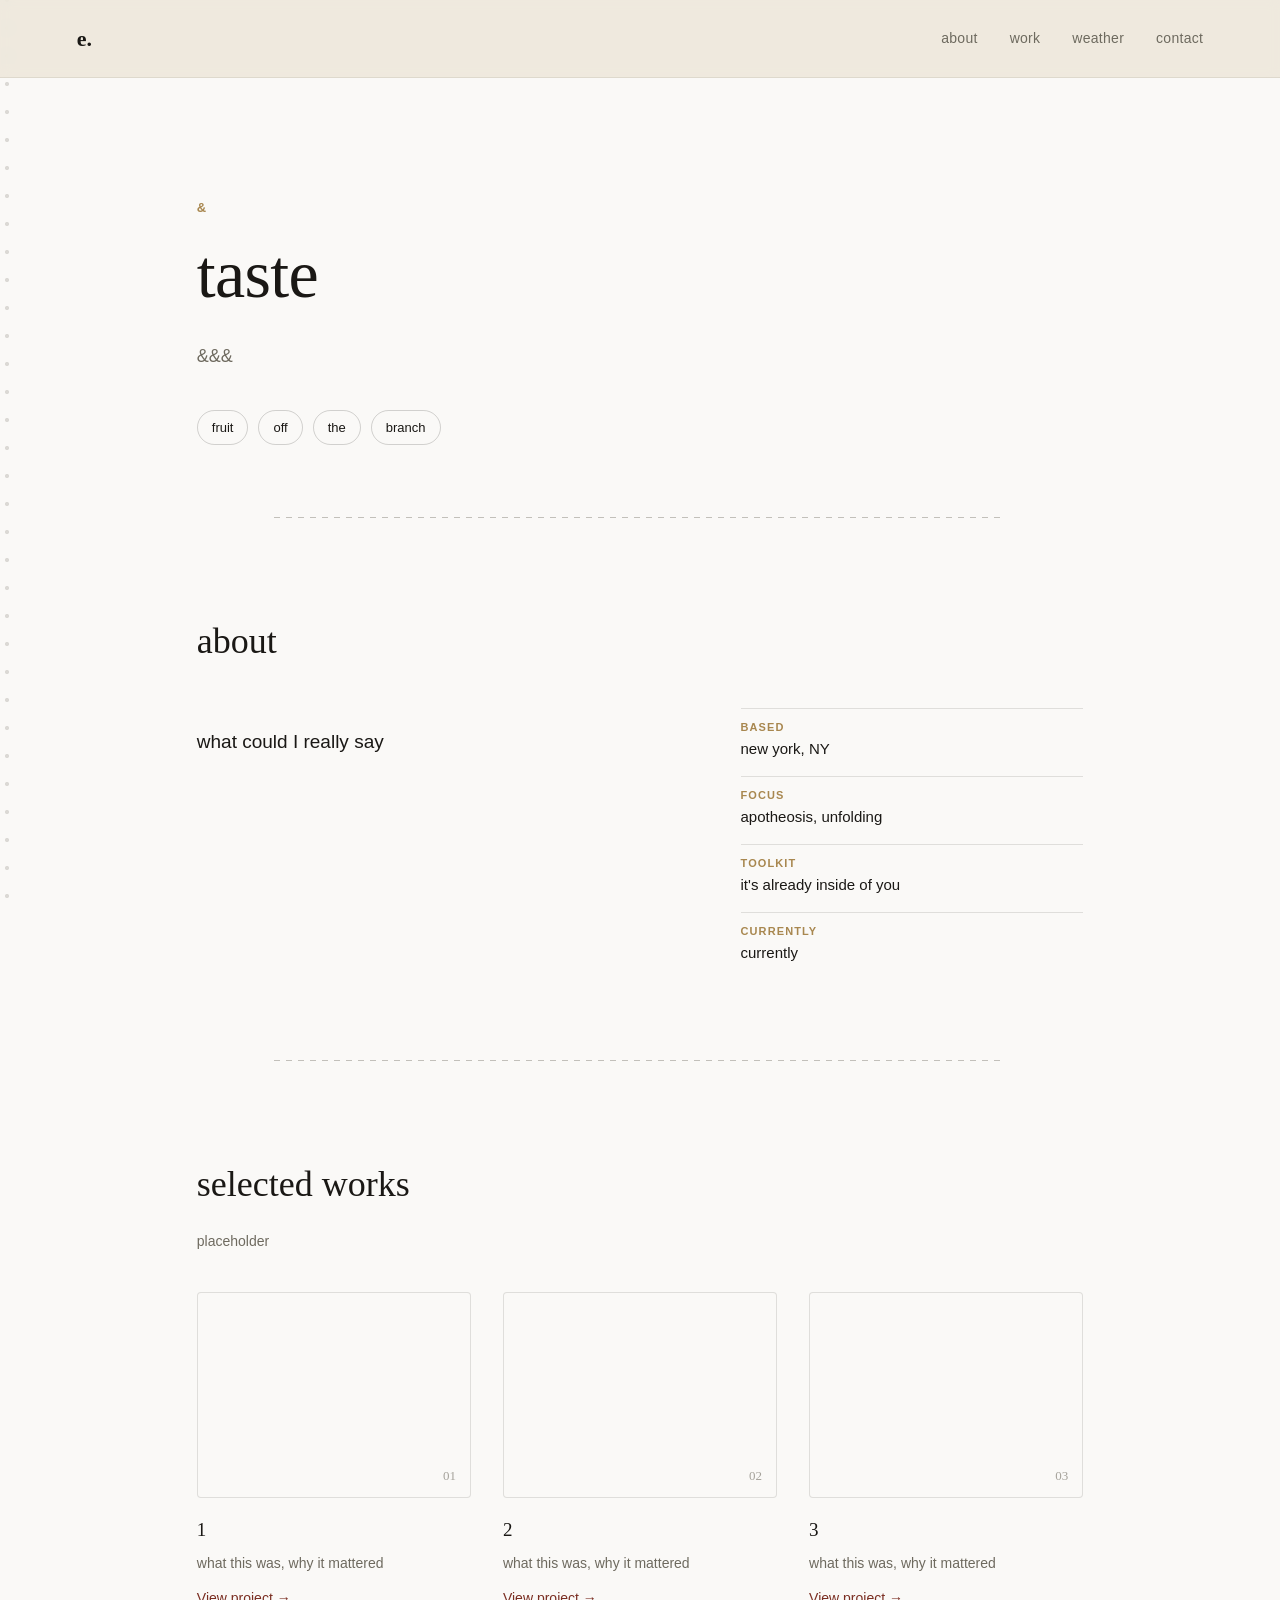
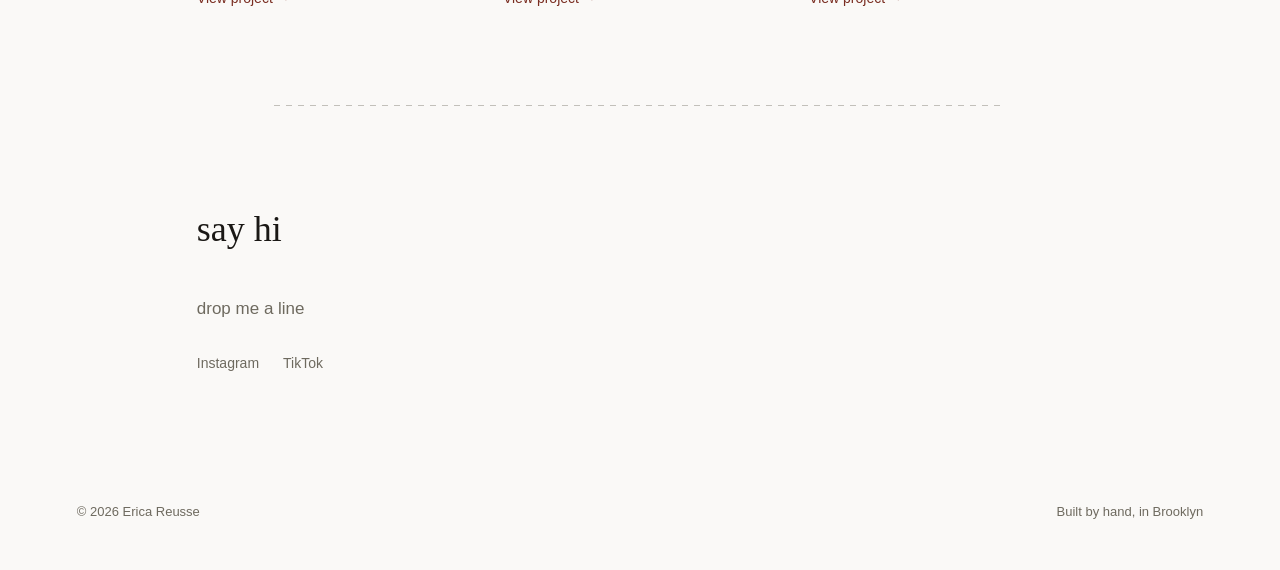
<file: index.html>
<!DOCTYPE html>
<html lang="en">
<head>
  <meta charset="UTF-8" />
  <meta name="viewport" content="width=device-width, initial-scale=1.0" />
  <title>erica june</title>
  <link rel="preconnect" href="https://fonts.googleapis.com">
  <link rel="preconnect" href="https://fonts.gstatic.com" crossorigin>
  <link href="https://fonts.googleapis.com/css2?family=Fraunces:opsz,wght@9..144,300;9..144,400;9..144,500;9..144,600&family=Public+Sans:wght@300;400;500;600&display=swap" rel="stylesheet">
  <link rel="stylesheet" href="styles.css" />
</head>
<body>

  <div class="sprocket-rail" aria-hidden="true"></div>

  <header class="site-header">
    <a href="#top" class="mark">e.</a>
    <nav>
      <a href="#about">about</a>
      <a href="#work">work</a>
      <a href="#weather.html">weather</a>
      <a href="#contact">contact</a>
    </nav>
  </header>

  <main id="top">

    <section class="hero">
      <p class="eyebrow">&</p>
      <h1>taste</em></h1>
      <p class="hero-sub">
        &&&
      </p>
      <div class="tag-strip">
        <span>fruit</span>
        <span>off</span>
        <span>the</span>
        <span>branch</span>
      </div>
    </section>

    <div class="divider" aria-hidden="true"></div>

    <section id="about" class="about">
      <h2>about</h2>
      <div class="about-grid">
        <p class="about-lede">
          what could I really say
        </p>
        <ul class="about-facts">
          <li><span>Based</span> new york, NY</li>
          <li><span>Focus</span> apotheosis, unfolding</li>
          <li><span>Toolkit</span> it's already inside of you</li>
          <li><span>Currently</span> currently</li>
        </ul>
      </div>
    </section>

    <div class="divider" aria-hidden="true"></div>

    <section id="work" class="work">
      <h2>selected works</h2>
      <p class="section-note">placeholder</p>

      <div class="work-grid">
        <article class="work-card">
          <div class="work-thumb" data-label="01"></div>
          <h3>1</h3>
          <p>what this was, why it mattered</p>
          <a href="#" class="work-link">View project →</a>
        </article>

        <article class="work-card">
          <div class="work-thumb" data-label="02"></div>
          <h3>2</h3>
          <p>what this was, why it mattered</p>
          <a href="#" class="work-link">View project →</a>
        </article>

        <article class="work-card">
          <div class="work-thumb" data-label="03"></div>
          <h3>3</h3>
          <p>what this was, why it mattered</p>
          <a href="#" class="work-link">View project →</a>
        </article>
      </div>
    </section>

    <div class="divider" aria-hidden="true"></div>

    <section id="contact" class="contact">
      <h2>say hi</h2>
      <p>
        drop me a line
      </p>
      <div class="social-row">
        <a href="https://www.instagram.com/reusse/" target="_blank" rel="noopener">Instagram</a>
        <a href="https://www.tiktok.com/@ericaruckus" target="_blank" rel="noopener">TikTok</a>
      </div>
    </section>

  </main>

  <footer class="site-footer">
    <span>© <span id="year"></span> Erica Reusse</span>
    <span class="footer-mark">Built by hand, in Brooklyn</span>
  </footer>

  <script src="script.js"></script>
</body>
</html>
</file>
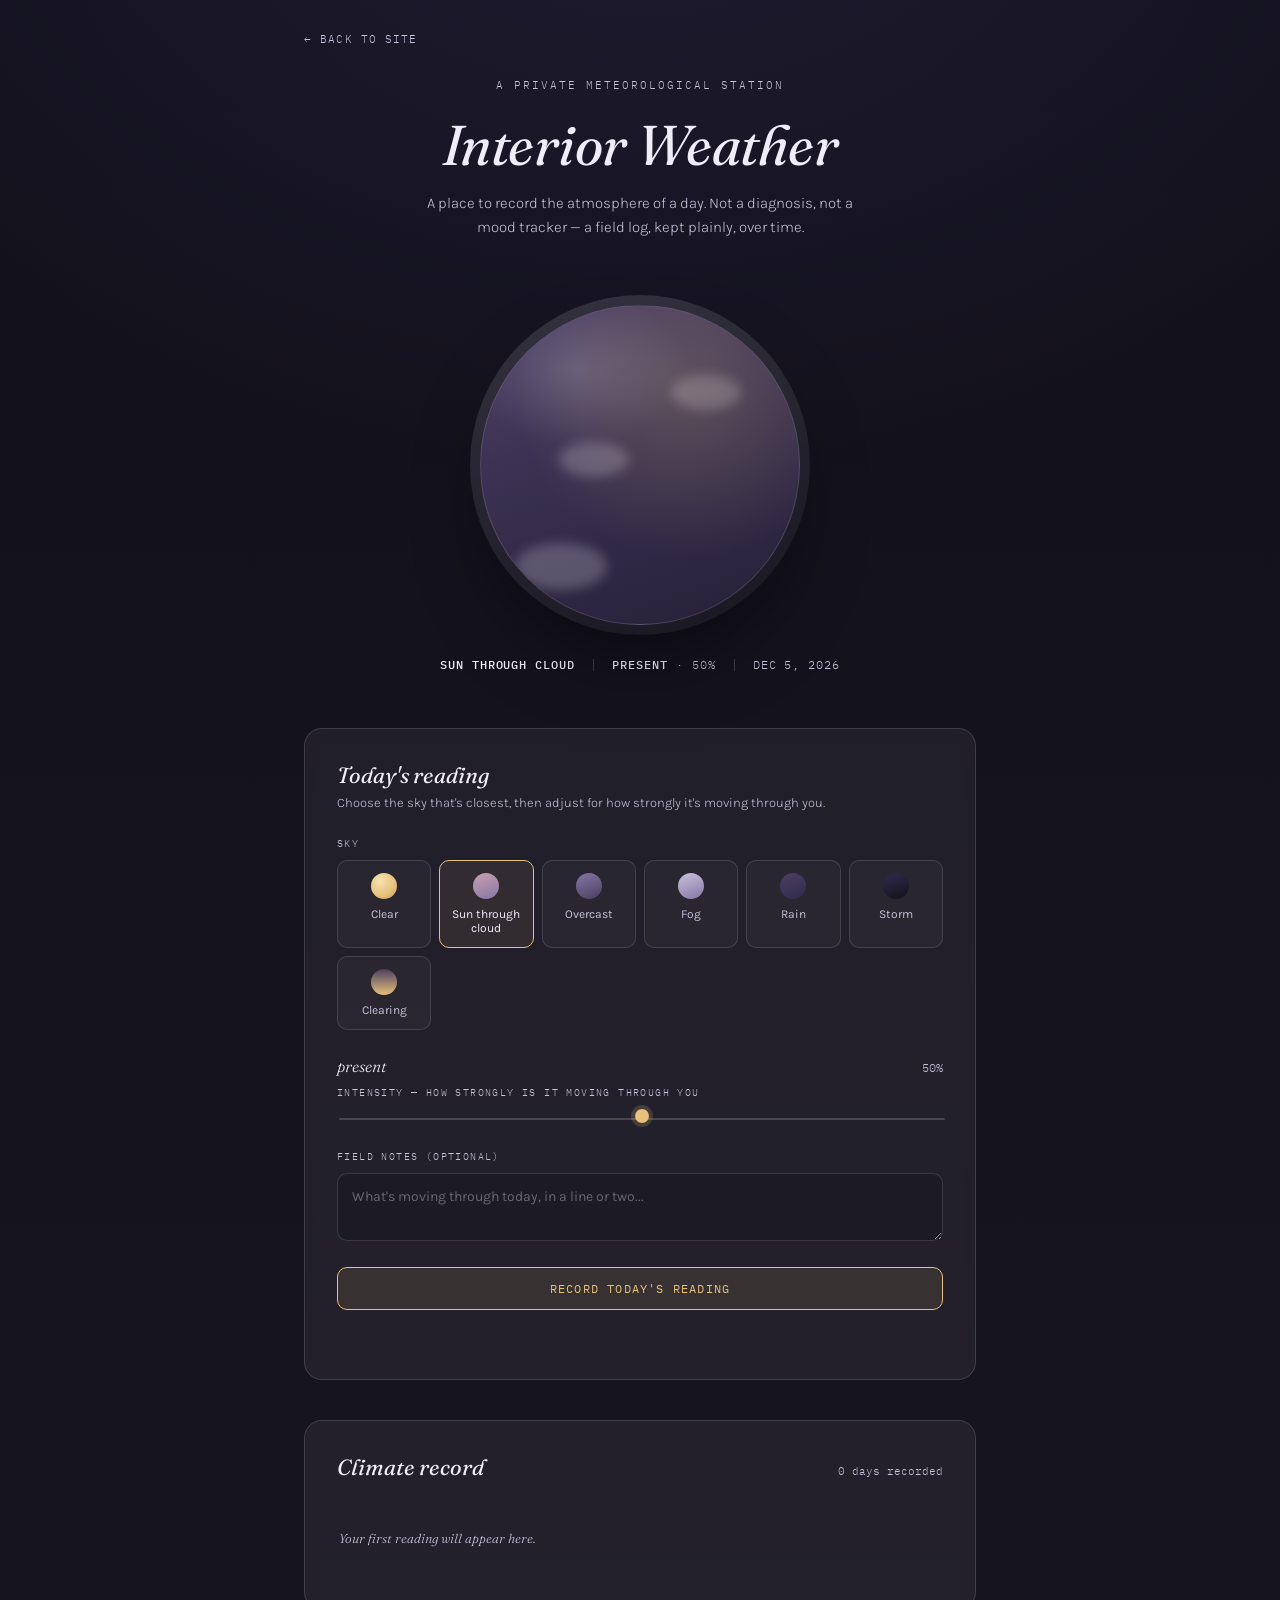
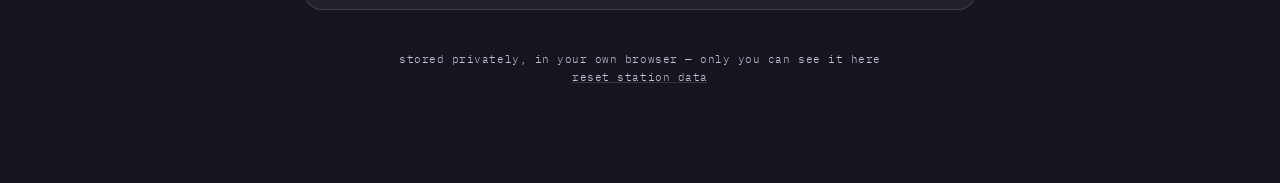
<file: weather.html>
<!DOCTYPE html>
<html lang="en">
<head>
<meta charset="UTF-8">
<meta name="viewport" content="width=device-width, initial-scale=1.0">
<title>Weather Report — Erica</title>
<link rel="preconnect" href="https://fonts.googleapis.com">
<link rel="preconnect" href="https://fonts.gstatic.com" crossorigin>
<link href="https://fonts.googleapis.com/css2?family=Fraunces:ital,opsz,wght@0,9..144,300;0,9..144,400;0,9..144,500;0,9..144,600;1,9..144,400;1,9..144,500&family=Karla:wght@300;400;500&family=IBM+Plex+Mono:wght@400;500&display=swap" rel="stylesheet">
<style>
  :root{
    --ink: #12111B;
    --dusk: #322B4E;
    --heather: #8577A6;
    --pearl: #F1ECFA;
    --pearl-dim: #C9C2DC;
    --gold: #E7C17A;
    --storm: #4A4060;
    --rose-mist: #C9A0B0;
    --glass: rgba(241,236,250,0.06);
    --glass-border: rgba(241,236,250,0.14);
    --hairline: rgba(241,236,250,0.18);
  }

  *{ box-sizing: border-box; }

  body{
    margin:0;
    background:
      radial-gradient(ellipse 120% 60% at 50% -10%, #201c33 0%, transparent 60%),
      linear-gradient(180deg, var(--ink) 0%, #17151f 100%);
    color: var(--pearl);
    font-family: 'Karla', sans-serif;
    font-weight: 300;
    min-height: 100vh;
    -webkit-font-smoothing: antialiased;
  }

  .back-link{
    display:block;
    max-width: 720px;
    margin: 0 auto;
    padding: 32px 24px 0;
    font-family: 'IBM Plex Mono', monospace;
    font-size: 11px;
    letter-spacing: 0.1em;
    text-transform: uppercase;
    color: var(--pearl-dim);
    text-decoration: none;
  }
  .back-link:hover{ color: var(--pearl); }

  .station{
    max-width: 720px;
    margin: 0 auto;
    padding: 32px 24px 96px;
  }

  /* ---------- header ---------- */
  .eyebrow{
    font-family: 'IBM Plex Mono', monospace;
    font-size: 11px;
    letter-spacing: 0.18em;
    text-transform: uppercase;
    color: var(--pearl-dim);
    text-align: center;
    margin: 0 0 18px;
  }

  h1.title{
    font-family: 'Fraunces', serif;
    font-optical-sizing: auto;
    font-weight: 400;
    font-style: italic;
    font-size: clamp(38px, 7vw, 56px);
    text-align: center;
    margin: 0 0 12px;
    letter-spacing: -0.01em;
    color: var(--pearl);
  }

  .subtitle{
    text-align:center;
    font-size: 15px;
    color: var(--pearl-dim);
    max-width: 440px;
    margin: 0 auto 56px;
    line-height: 1.6;
  }

  /* ---------- porthole hero ---------- */
  .hero{
    display:flex;
    flex-direction:column;
    align-items:center;
    margin-bottom: 56px;
  }

  .porthole-frame{
    position:relative;
    width: min(340px, 78vw);
    height: min(340px, 78vw);
    border-radius:50%;
    padding: 10px;
    background: linear-gradient(160deg, rgba(241,236,250,0.14), rgba(241,236,250,0.02));
    box-shadow: 0 40px 80px -30px rgba(0,0,0,0.6);
  }

  .porthole{
    position:relative;
    width:100%;
    height:100%;
    border-radius:50%;
    overflow:hidden;
    background: linear-gradient(160deg, var(--dusk), var(--ink));
    transition: background 900ms ease;
    border: 1px solid var(--glass-border);
  }

  .porthole::after{
    content:"";
    position:absolute; inset:0;
    border-radius:50%;
    background: radial-gradient(ellipse 60% 40% at 30% 20%, rgba(255,255,255,0.16), transparent 60%);
    pointer-events:none;
  }

  .porthole-layer{ position:absolute; inset:0; opacity:0; transition: opacity 700ms ease; }
  .porthole-layer.active{ opacity:1; }

  .cloud{
    position:absolute;
    background: rgba(241,236,250,0.5);
    border-radius: 50%;
    filter: blur(6px);
    animation: drift 26s linear infinite;
  }
  .sparkle{
    position:absolute;
    width:3px; height:3px;
    background: var(--gold);
    border-radius:50%;
    box-shadow: 0 0 6px 1px var(--gold);
    animation: twinkle 3s ease-in-out infinite;
  }
  .rain-line{
    position:absolute;
    width:1px;
    background: linear-gradient(180deg, transparent, rgba(241,236,250,0.55));
    animation: fall 1.1s linear infinite;
  }
  .fog-veil{
    position:absolute; inset:-10%;
    background: radial-gradient(ellipse at center, rgba(241,236,250,0.22), transparent 70%);
    filter: blur(14px);
    animation: swell 9s ease-in-out infinite;
  }
  .flicker{
    position:absolute; inset:0;
    background: rgba(231,193,122,0.0);
    animation: lightning 7s ease-in-out infinite;
  }
  .horizon-band{
    position:absolute; left:0; right:0; bottom:0; height:34%;
    background: linear-gradient(0deg, rgba(231,193,122,0.55), transparent);
  }

  @keyframes drift{ from{ transform: translateX(-10%);} to{ transform: translateX(10%);} }
  @keyframes twinkle{ 0%,100%{opacity:.25;} 50%{opacity:1;} }
  @keyframes fall{ from{ transform: translateY(-20%); } to{ transform: translateY(120%);} }
  @keyframes swell{ 0%,100%{opacity:.5;} 50%{opacity:.9;} }
  @keyframes lightning{ 0%,92%,100%{ background: rgba(231,193,122,0);} 93%{ background: rgba(231,193,122,0.18);} 94%{background: rgba(231,193,122,0);} 96%{background: rgba(231,193,122,0.12);} }

  .readout{
    margin-top: 22px;
    display:flex;
    gap: 18px;
    align-items:center;
    font-family: 'IBM Plex Mono', monospace;
    font-size: 12px;
    letter-spacing: 0.08em;
    color: var(--pearl-dim);
    text-transform: uppercase;
  }
  .readout b{ color: var(--pearl); font-weight: 500; }
  .readout-divider{ width:1px; height:12px; background: var(--hairline); }

  /* ---------- glass panel ---------- */
  .panel{
    background: var(--glass);
    border: 1px solid var(--glass-border);
    border-radius: 18px;
    padding: 32px;
    backdrop-filter: blur(6px);
    margin-bottom: 40px;
  }

  .panel-title{
    font-family: 'Fraunces', serif;
    font-style: italic;
    font-weight: 400;
    font-size: 22px;
    margin: 0 0 4px;
    color: var(--pearl);
  }
  .panel-note{
    font-size: 13px;
    color: var(--pearl-dim);
    margin: 0 0 24px;
    line-height:1.5;
  }

  label.field-label{
    display:block;
    font-family: 'IBM Plex Mono', monospace;
    font-size: 10px;
    letter-spacing: 0.14em;
    text-transform: uppercase;
    color: var(--pearl-dim);
    margin-bottom: 10px;
  }

  .sky-grid{
    display:grid;
    grid-template-columns: repeat(auto-fit, minmax(84px,1fr));
    gap: 8px;
    margin-bottom: 26px;
  }
  .sky-btn{
    background: rgba(241,236,250,0.03);
    border: 1px solid var(--glass-border);
    border-radius: 10px;
    padding: 12px 8px;
    color: var(--pearl-dim);
    font-family: 'Karla', sans-serif;
    font-size: 12px;
    cursor:pointer;
    display:flex;
    flex-direction:column;
    align-items:center;
    gap:8px;
    transition: all 200ms ease;
  }
  .sky-btn .swatch{
    width: 26px; height:26px; border-radius:50%;
  }
  .sky-btn:hover{ border-color: var(--pearl-dim); color: var(--pearl); }
  .sky-btn.selected{
    border-color: var(--gold);
    color: var(--pearl);
    background: rgba(231,193,122,0.08);
  }
  .sky-btn:focus-visible, .rec-btn:focus-visible, input:focus-visible, textarea:focus-visible{
    outline: 2px solid var(--gold);
    outline-offset: 2px;
  }

  .slider-row{ margin-bottom: 26px; }
  .slider-readout{
    display:flex; justify-content:space-between; align-items:baseline;
    margin-bottom:10px;
  }
  .slider-word{
    font-family:'Fraunces', serif; font-style: italic; font-size: 16px; color: var(--pearl);
  }
  .slider-num{
    font-family:'IBM Plex Mono', monospace; font-size: 12px; color: var(--pearl-dim);
  }
  input[type=range]{
    -webkit-appearance:none;
    width:100%;
    height: 2px;
    background: var(--hairline);
    border-radius:2px;
  }
  input[type=range]::-webkit-slider-thumb{
    -webkit-appearance:none;
    width:14px; height:14px; border-radius:50%;
    background: var(--gold);
    box-shadow: 0 0 0 4px rgba(231,193,122,0.18);
    cursor:pointer;
    margin-top: -6px;
  }
  input[type=range]::-moz-range-thumb{
    width:14px; height:14px; border-radius:50%;
    background: var(--gold); border:none;
    box-shadow: 0 0 0 4px rgba(231,193,122,0.18);
    cursor:pointer;
  }

  textarea{
    width:100%;
    background: rgba(0,0,0,0.15);
    border: 1px solid var(--glass-border);
    border-radius: 10px;
    color: var(--pearl);
    font-family: 'Karla', sans-serif;
    font-size: 14px;
    padding: 12px 14px;
    resize: vertical;
    min-height: 64px;
    line-height:1.5;
  }
  textarea::placeholder{ color: rgba(201,194,220,0.45); }

  .rec-btn{
    margin-top: 22px;
    width:100%;
    padding: 13px;
    border-radius: 10px;
    border: 1px solid var(--gold);
    background: rgba(231,193,122,0.1);
    color: var(--gold);
    font-family: 'IBM Plex Mono', monospace;
    font-size: 12px;
    letter-spacing: 0.1em;
    text-transform: uppercase;
    cursor:pointer;
    transition: background 200ms ease;
  }
  .rec-btn:hover{ background: rgba(231,193,122,0.2); }

  .saved-flash{
    text-align:center;
    font-family:'IBM Plex Mono', monospace;
    font-size: 11px;
    color: var(--gold);
    letter-spacing:0.08em;
    height: 16px;
    margin-top: 10px;
    opacity:0;
    transition: opacity 400ms ease;
  }
  .saved-flash.show{ opacity:1; }

  /* ---------- climate record ---------- */
  .record-header{
    display:flex;
    justify-content:space-between;
    align-items:baseline;
    margin-bottom: 18px;
  }
  .record-count{
    font-family:'IBM Plex Mono', monospace;
    font-size: 11px;
    color: var(--pearl-dim);
  }
  .record-scroll{
    display:flex;
    gap: 12px;
    overflow-x: auto;
    padding: 6px 2px 14px;
    scrollbar-width: thin;
  }
  .record-scroll::-webkit-scrollbar{ height:5px; }
  .record-scroll::-webkit-scrollbar-thumb{ background: var(--glass-border); border-radius:4px; }

  .mini-disc{
    position:relative;
    flex: 0 0 auto;
    width: 46px; height:46px;
    border-radius:50%;
    border: 1px solid var(--glass-border);
    cursor:default;
  }
  .mini-disc[title]{ cursor: help; }

  .empty-state{
    font-size: 13px;
    color: var(--pearl-dim);
    font-style: italic;
    font-family:'Fraunces', serif;
    padding: 12px 0 4px;
  }

  /* ---------- forecast ---------- */
  .forecast{
    border-color: rgba(231,193,122,0.35);
    background: linear-gradient(160deg, rgba(231,193,122,0.06), rgba(241,236,250,0.03));
  }
  .forecast .panel-title{ color: var(--gold); }
  .forecast-body{
    font-family:'Fraunces', serif;
    font-size: 17px;
    font-style: italic;
    line-height: 1.65;
    color: var(--pearl);
    margin: 0 0 16px;
  }
  .trend-row{
    display:flex; gap:10px; align-items:center;
    font-family:'IBM Plex Mono', monospace;
    font-size: 11px;
    color: var(--pearl-dim);
    text-transform:uppercase; letter-spacing:0.08em;
  }

  /* ---------- footer ---------- */
  footer{
    text-align:center;
    font-family:'IBM Plex Mono', monospace;
    font-size: 10.5px;
    color: var(--pearl-dim);
    letter-spacing: 0.05em;
    line-height:1.8;
    margin-top: 24px;
  }
  footer a{ color: var(--pearl-dim); text-decoration: underline; text-decoration-color: var(--glass-border); cursor:pointer; background:none; border:none; font: inherit; }
  footer a:hover{ color: var(--pearl); }

  @media (prefers-reduced-motion: reduce){
    .cloud, .sparkle, .rain-line, .fog-veil, .flicker{ animation: none !important; }
  }
</style>
</head>
<body>

<a href="index.html" class="back-link">&larr; back to site</a>

<div class="station">
  <p class="eyebrow">a private meteorological station</p>
  <h1 class="title">Interior Weather</h1>
  <p class="subtitle">A place to record the atmosphere of a day. Not a diagnosis, not a mood tracker &mdash; a field log, kept plainly, over time.</p>

  <div class="hero">
    <div class="porthole-frame">
      <div class="porthole" id="porthole"></div>
    </div>
    <div class="readout">
      <span id="readout-sky">&mdash;</span>
      <span class="readout-divider"></span>
      <span id="readout-intensity">&mdash;</span>
      <span class="readout-divider"></span>
      <span id="readout-date">&mdash;</span>
    </div>
  </div>

  <div class="panel">
    <p class="panel-title" id="form-title">Today's reading</p>
    <p class="panel-note">Choose the sky that's closest, then adjust for how strongly it's moving through you.</p>

    <label class="field-label">Sky</label>
    <div class="sky-grid" id="sky-grid" role="radiogroup" aria-label="Sky condition"></div>

    <div class="slider-row">
      <div class="slider-readout">
        <span class="slider-word" id="intensity-word">present</span>
        <span class="slider-num" id="intensity-num">50%</span>
      </div>
      <label class="field-label" for="intensity" style="margin-bottom:6px;">Intensity &mdash; how strongly is it moving through you</label>
      <input type="range" id="intensity" min="0" max="100" value="50" aria-label="Intensity">
    </div>

    <label class="field-label" for="notes">Field notes (optional)</label>
    <textarea id="notes" placeholder="What's moving through today, in a line or two..."></textarea>

    <button class="rec-btn" id="record-btn">Record today's reading</button>
    <p class="saved-flash" id="saved-flash">recorded</p>
  </div>

  <div class="panel">
    <div class="record-header">
      <p class="panel-title" style="margin:0;">Climate record</p>
      <span class="record-count" id="record-count">0 days recorded</span>
    </div>
    <div class="record-scroll" id="record-scroll">
      <p class="empty-state">Your first reading will appear here.</p>
    </div>
  </div>

  <div class="panel forecast" id="forecast-panel" style="display:none;">
    <p class="panel-title">Forecast</p>
    <p class="forecast-body" id="forecast-body"></p>
    <div class="trend-row" id="forecast-trend"></div>
  </div>

  <footer>
    stored privately, in your own browser &mdash; only you can see it here<br>
    <a id="reset-link">reset station data</a>
  </footer>
</div>

<script>
(function(){
  const STORAGE_KEY = 'weather-log';

  const SKIES = [
    { id:'clear',    label:'Clear',           swatch:'radial-gradient(circle at 35% 30%, #F6E3B0, #E7C17A 60%, #C79A55)' },
    { id:'soft-sun',  label:'Sun through cloud', swatch:'linear-gradient(160deg, #C9A0B0, #8577A6)' },
    { id:'overcast', label:'Overcast',        swatch:'linear-gradient(160deg, #8577A6, #4A4060)' },
    { id:'fog',      label:'Fog',             swatch:'linear-gradient(160deg, #C9C2DC, #8577A6)' },
    { id:'rain',     label:'Rain',            swatch:'linear-gradient(160deg, #4A4060, #322B4E)' },
    { id:'storm',    label:'Storm',           swatch:'linear-gradient(160deg, #322B4E, #12111B)' },
    { id:'clearing', label:'Clearing',        swatch:'linear-gradient(0deg, #E7C17A, #4A4060)' },
  ];
  const SKY_MAP = Object.fromEntries(SKIES.map(s => [s.id, s]));

  const INTENSITY_WORDS = [
    [0,20,'faint'], [21,40,'gentle'], [41,60,'present'], [61,80,'strong'], [81,100,'consuming']
  ];
  function intensityWord(v){
    for(const [lo,hi,w] of INTENSITY_WORDS){ if(v>=lo && v<=hi) return w; }
    return 'present';
  }

  const skyGrid = document.getElementById('sky-grid');
  const porthole = document.getElementById('porthole');
  const intensityInput = document.getElementById('intensity');
  const intensityWordEl = document.getElementById('intensity-word');
  const intensityNumEl = document.getElementById('intensity-num');
  const notesInput = document.getElementById('notes');
  const recordBtn = document.getElementById('record-btn');
  const savedFlash = document.getElementById('saved-flash');
  const recordScroll = document.getElementById('record-scroll');
  const recordCount = document.getElementById('record-count');
  const forecastPanel = document.getElementById('forecast-panel');
  const forecastBody = document.getElementById('forecast-body');
  const forecastTrend = document.getElementById('forecast-trend');
  const readoutSky = document.getElementById('readout-sky');
  const readoutIntensity = document.getElementById('readout-intensity');
  const readoutDate = document.getElementById('readout-date');
  const formTitle = document.getElementById('form-title');
  const resetLink = document.getElementById('reset-link');

  let entries = [];
  let selectedSky = 'soft-sun';

  function todayISO(){
    const d = new Date();
    return d.getFullYear() + '-' + String(d.getMonth()+1).padStart(2,'0') + '-' + String(d.getDate()).padStart(2,'0');
  }
  function prettyDate(iso){
    const d = new Date(iso + 'T00:00:00');
    return d.toLocaleDateString(undefined, { month:'short', day:'numeric', year:'numeric' });
  }

  // ---------- sky selector ----------
  function renderSkyGrid(){
    skyGrid.innerHTML = '';
    SKIES.forEach(sky => {
      const btn = document.createElement('button');
      btn.type = 'button';
      btn.className = 'sky-btn' + (sky.id === selectedSky ? ' selected' : '');
      btn.setAttribute('role','radio');
      btn.setAttribute('aria-checked', sky.id === selectedSky ? 'true':'false');
      btn.innerHTML = '<span class="swatch" style="background:' + sky.swatch + '"></span><span>' + sky.label + '</span>';
      btn.addEventListener('click', () => {
        selectedSky = sky.id;
        renderSkyGrid();
        updatePortholePreview();
      });
      skyGrid.appendChild(btn);
    });
  }

  // ---------- porthole rendering ----------
  function paintPorthole(el, skyId, intensity){
    el.innerHTML = '';
    const bg = {
      'clear':    'radial-gradient(circle at 35% 30%, #3a3350, #12111B 70%)',
      'soft-sun': 'linear-gradient(160deg, #4a3f66, #241f36)',
      'overcast': 'linear-gradient(160deg, #4a4468, #201d2e)',
      'fog':      'linear-gradient(160deg, #4e4a63, #262432)',
      'rain':     'linear-gradient(160deg, #322b4e, #14121d)',
      'storm':    'linear-gradient(160deg, #221e33, #0b0a11)',
      'clearing': 'linear-gradient(0deg, #3d3352 0%, #201c33 55%, #12111B 100%)',
    }[skyId] || 'linear-gradient(160deg, #322B4E, #12111B)';
    el.style.background = bg;

    const amt = intensity/100;

    if(skyId === 'clear'){
      for(let i=0;i<10;i++){
        const s = document.createElement('div');
        s.className = 'sparkle';
        s.style.left = (10 + Math.random()*80) + '%';
        s.style.top = (10 + Math.random()*80) + '%';
        s.style.opacity = 0.3 + amt*0.7;
        s.style.animationDelay = (Math.random()*3) + 's';
        el.appendChild(s);
      }
      const glow = document.createElement('div');
      glow.style.cssText = 'position:absolute;inset:0;background:radial-gradient(circle at 40% 35%, rgba(231,193,122,'+(0.15+amt*0.35)+'), transparent 60%);';
      el.appendChild(glow);
    }
    else if(skyId === 'soft-sun' || skyId === 'overcast'){
      const cloudCount = skyId === 'overcast' ? 5 : 3;
      for(let i=0;i<cloudCount;i++){
        const c = document.createElement('div');
        c.className = 'cloud';
        const size = 60 + Math.random()*70;
        c.style.width = size + 'px';
        c.style.height = (size*0.5) + 'px';
        c.style.left = (Math.random()*70) + '%';
        c.style.top = (15 + Math.random()*60) + '%';
        c.style.opacity = (skyId==='overcast' ? 0.5 : 0.3) + amt*0.3;
        c.style.animationDuration = (20 + Math.random()*14) + 's';
        el.appendChild(c);
      }
      if(skyId === 'soft-sun'){
        const glow = document.createElement('div');
        glow.style.cssText = 'position:absolute;inset:0;background:radial-gradient(circle at 65% 25%, rgba(231,193,122,'+(0.08+amt*0.25)+'), transparent 55%);';
        el.appendChild(glow);
      }
    }
    else if(skyId === 'fog'){
      for(let i=0;i<3;i++){
        const f = document.createElement('div');
        f.className = 'fog-veil';
        f.style.animationDelay = (i*1.5)+'s';
        f.style.opacity = 0.4 + amt*0.4;
        el.appendChild(f);
      }
    }
    else if(skyId === 'rain'){
      for(let i=0;i<Math.round(14 + amt*20);i++){
        const r = document.createElement('div');
        r.className = 'rain-line';
        r.style.left = Math.random()*100 + '%';
        r.style.top = (Math.random()*100) + '%';
        r.style.height = (14 + Math.random()*14) + 'px';
        r.style.animationDuration = (0.7 + Math.random()*0.6) + 's';
        r.style.animationDelay = (Math.random()*1) + 's';
        r.style.opacity = 0.4 + amt*0.5;
        el.appendChild(r);
      }
    }
    else if(skyId === 'storm'){
      for(let i=0;i<Math.round(14 + amt*20);i++){
        const r = document.createElement('div');
        r.className = 'rain-line';
        r.style.left = Math.random()*100 + '%';
        r.style.top = (Math.random()*100) + '%';
        r.style.height = (16 + Math.random()*16) + 'px';
        r.style.animationDuration = (0.5 + Math.random()*0.4) + 's';
        r.style.opacity = 0.5 + amt*0.4;
        el.appendChild(r);
      }
      const fl = document.createElement('div');
      fl.className = 'flicker';
      fl.style.opacity = 0.4 + amt*0.6;
      el.appendChild(fl);
    }
    else if(skyId === 'clearing'){
      const band = document.createElement('div');
      band.className = 'horizon-band';
      band.style.opacity = 0.3 + amt*0.6;
      el.appendChild(band);
      for(let i=0;i<4;i++){
        const s = document.createElement('div');
        s.className = 'sparkle';
        s.style.left = (10 + Math.random()*80) + '%';
        s.style.top = (55 + Math.random()*35) + '%';
        s.style.opacity = 0.3 + amt*0.5;
        el.appendChild(s);
      }
    }
  }

  function updatePortholePreview(){
    const v = parseInt(intensityInput.value, 10);
    paintPorthole(porthole, selectedSky, v);
    const sky = SKY_MAP[selectedSky];
    readoutSky.innerHTML = '<b>' + sky.label + '</b>';
    readoutIntensity.innerHTML = '<b>' + intensityWord(v) + '</b> &middot; ' + v + '%';
    readoutDate.textContent = prettyDate(todayISO());
  }

  intensityInput.addEventListener('input', () => {
    const v = parseInt(intensityInput.value,10);
    intensityWordEl.textContent = intensityWord(v);
    intensityNumEl.textContent = v + '%';
    updatePortholePreview();
  });

  // ---------- storage (localStorage — persists in this browser, per-site) ----------
  function loadEntries(){
    try{
      const raw = window.localStorage.getItem(STORAGE_KEY);
      if(raw){
        entries = JSON.parse(raw);
      }
    }catch(e){
      entries = [];
    }
  }
  function saveEntries(){
    window.localStorage.setItem(STORAGE_KEY, JSON.stringify(entries));
  }

  function upsertToday(entry){
    const idx = entries.findIndex(e => e.date === entry.date);
    if(idx >= 0) entries[idx] = entry; else entries.push(entry);
    entries.sort((a,b) => a.date.localeCompare(b.date));
  }

  // ---------- climate record ----------
  function renderRecord(){
    recordCount.textContent = entries.length + (entries.length === 1 ? ' day recorded' : ' days recorded');
    if(entries.length === 0){
      recordScroll.innerHTML = '<p class="empty-state">Your first reading will appear here.</p>';
      return;
    }
    recordScroll.innerHTML = '';
    entries.forEach(e => {
      const sky = SKY_MAP[e.sky] || SKIES[0];
      const disc = document.createElement('div');
      disc.className = 'mini-disc';
      disc.style.background = sky.swatch;
      disc.style.opacity = 0.35 + (e.intensity/100)*0.65;
      let tip = prettyDate(e.date) + ' \u2014 ' + sky.label + ', ' + intensityWord(e.intensity);
      if(e.notes) tip += ': "' + e.notes + '"';
      disc.title = tip;
      recordScroll.appendChild(disc);
    });
    recordScroll.scrollLeft = recordScroll.scrollWidth;
  }

  // ---------- forecast ----------
  function computeForecast(){
    if(entries.length < 5) return null;
    const recent = entries.slice(-7);
    const counts = {};
    recent.forEach(e => counts[e.sky] = (counts[e.sky]||0) + 1);
    let dominant = recent[0].sky;
    Object.entries(counts).forEach(([k,v]) => { if(v > counts[dominant]) dominant = k; });

    const half = Math.ceil(recent.length/2);
    const firstHalf = recent.slice(0, half);
    const secondHalf = recent.slice(half);
    const avg = arr => arr.reduce((s,e) => s+e.intensity,0) / arr.length;
    const a1 = avg(firstHalf), a2 = secondHalf.length ? avg(secondHalf) : a1;
    const delta = a2 - a1;
    let trend = 'steady';
    if(delta > 8) trend = 'rising';
    else if(delta < -8) trend = 'falling';

    const skyLabel = SKY_MAP[dominant].label.toLowerCase();
    let streak = 1;
    for(let i = entries.length - 2; i >= 0; i--){
      if(entries[i].sky === entries[entries.length-1].sky) streak++; else break;
    }

    let text;
    if(streak >= 3){
      text = 'The pattern of the last ' + streak + ' days has been ' + skyLabel + '. ';
    } else {
      text = 'Across the last ' + recent.length + ' days, ' + skyLabel + ' has been the most frequent condition. ';
    }
    if(trend === 'rising') text += "What's present has been building in intensity \u2014 worth naming before it crests.";
    else if(trend === 'falling') text += "It has been loosening its grip, gradually.";
    else text += "The intensity has held fairly steady, neither building nor releasing.";

    return { text, trend, dominant, streak };
  }

  function renderForecast(){
    const f = computeForecast();
    if(!f){ forecastPanel.style.display = 'none'; return; }
    forecastPanel.style.display = 'block';
    forecastBody.textContent = f.text;
    const arrow = f.trend === 'rising' ? '\u2191' : (f.trend === 'falling' ? '\u2193' : '\u2192');
    forecastTrend.innerHTML = 'trend ' + arrow + ' ' + f.trend + '<span style="opacity:.4"> &middot; </span>drawn from your own record, not a prediction of truth';
  }

  // ---------- form state for "today" ----------
  function loadTodayIntoForm(){
    const existing = entries.find(e => e.date === todayISO());
    if(existing){
      selectedSky = existing.sky;
      intensityInput.value = existing.intensity;
      notesInput.value = existing.notes || '';
      formTitle.textContent = "Today's reading (recorded \u2014 edit below)";
    } else {
      formTitle.textContent = "Today's reading";
    }
    intensityWordEl.textContent = intensityWord(parseInt(intensityInput.value,10));
    intensityNumEl.textContent = intensityInput.value + '%';
    renderSkyGrid();
    updatePortholePreview();
  }

  recordBtn.addEventListener('click', () => {
    const entry = {
      date: todayISO(),
      sky: selectedSky,
      intensity: parseInt(intensityInput.value,10),
      notes: notesInput.value.trim()
    };
    upsertToday(entry);
    try{
      saveEntries();
      savedFlash.classList.add('show');
      setTimeout(() => savedFlash.classList.remove('show'), 1800);
    }catch(e){
      savedFlash.textContent = 'could not save \u2014 try again';
      savedFlash.classList.add('show');
    }
    formTitle.textContent = "Today's reading (recorded \u2014 edit below)";
    renderRecord();
    renderForecast();
  });

  resetLink.addEventListener('click', () => {
    if(!confirm('This clears every reading in this station. This cannot be undone. Continue?')) return;
    entries = [];
    try{ saveEntries(); }catch(e){}
    loadTodayIntoForm();
    renderRecord();
    renderForecast();
  });

  // ---------- init ----------
  (function init(){
    porthole.style.background = 'linear-gradient(160deg, #322B4E, #12111B)';
    loadEntries();
    loadTodayIntoForm();
    renderRecord();
    renderForecast();
  })();

})();
</script>
</body>
</html>
</file>
<file: styles.css>
/* ============================================
   TOKENS
   ============================================ */
:root {
  --ink: #1a1815;
  --bone: #faf9f7;
  --bone-dim: #faf9f7;
  --oxblood: #7a2e22;
  --brass: #a8874f;
  --ash: #6e6a5f;

  --display: "cutive mono", serif;
  --body: "cutive mono", sans-serif;

  --max-w: 1040px;
  --edge: clamp(24px, 6vw, 96px);
}

* { box-sizing: border-box; }

html {
  scroll-behavior: smooth;
}

@media (prefers-reduced-motion: reduce) {
  html { scroll-behavior: auto; }
  * { animation: none !important; transition: none !important; }
}

body {
  margin: 0;
  background: var(--bone);
  color: var(--ink);
  font-family: var(--body);
  font-weight: 400;
  line-height: 1.5;
  -webkit-font-smoothing: antialiased;
}

a {
  color: inherit;
}

h1, h2, h3 {
  font-family: var(--display);
  font-weight: 500;
  margin: 0;
}

em {
  font-style: italic;
  color: var(--oxblood);
}

:focus-visible {
  outline: 2px solid var(--oxblood);
  outline-offset: 3px;
}

/* ============================================
   SIGNATURE MOTIF — sprocket rail
   A thin perforated strip along the left edge,
   quoting a film reel's sprocket holes. Used once,
   as the page's spine, not repeated as decoration.
   ============================================ */
.sprocket-rail {
  position: fixed;
  top: 0;
  left: 0;
  width: 14px;
  height: 100%;
  background-image: radial-gradient(circle, var(--ash) 2px, transparent 2.2px);
  background-size: 14px 28px;
  background-position: center 14px;
  opacity: 0.22;
  z-index: 0;
  pointer-events: none;
}

@media (max-width: 720px) {
  .sprocket-rail { display: none; }
}

/* ============================================
   HEADER
   ============================================ */
.site-header {
  position: sticky;
  top: 0;
  z-index: 10;
  display: flex;
  align-items: center;
  justify-content: space-between;
  padding: 22px var(--edge);
  background: rgba(237, 231, 218, 0.86);
  backdrop-filter: blur(6px);
  border-bottom: 1px solid rgba(26, 24, 21, 0.08);
}

.mark {
  font-family: var(--display);
  font-size: 22px;
  font-weight: 600;
  text-decoration: none;
  color: var(--ink);
}

.site-header nav {
  display: flex;
  gap: 32px;
}

.site-header nav a {
  text-decoration: none;
  font-size: 14px;
  letter-spacing: 0.02em;
  color: var(--ash);
  transition: color 0.2s ease;
}

.site-header nav a:hover {
  color: var(--oxblood);
}

/* ============================================
   LAYOUT
   ============================================ */
main {
  max-width: var(--max-w);
  margin: 0 auto;
  padding: 0 var(--edge);
  position: relative;
  z-index: 1;
}

section {
  padding: 96px 0;
}

.divider {
  max-width: var(--max-w);
  margin: 0 auto;
  padding: 0 var(--edge);
}

.divider::after {
  content: "";
  display: block;
  height: 1px;
  background: repeating-linear-gradient(
    to right,
    var(--ash) 0,
    var(--ash) 6px,
    transparent 6px,
    transparent 12px
  );
  opacity: 0.4;
}

/* ============================================
   HERO
   ============================================ */
.hero {
  padding-top: 120px;
  padding-bottom: 72px;
}

.eyebrow {
  font-size: 13px;
  letter-spacing: 0.12em;
  text-transform: uppercase;
  color: var(--brass);
  margin: 0 0 20px;
  font-weight: 600;
}

.hero h1 {
  font-size: clamp(38px, 6vw, 68px);
  line-height: 1.08;
  letter-spacing: -0.01em;
  max-width: 16ch;
}

.hero-sub {
  margin: 32px 0 0;
  max-width: 52ch;
  font-size: 18px;
  color: var(--ash);
}

.tag-strip {
  display: flex;
  flex-wrap: wrap;
  gap: 10px;
  margin-top: 40px;
}

.tag-strip span {
  font-size: 13px;
  padding: 7px 14px;
  border: 1px solid rgba(26, 24, 21, 0.18);
  border-radius: 999px;
  color: var(--ink);
}

/* ============================================
   ABOUT
   ============================================ */
.about h2,
.work h2,
.contact h2 {
  font-size: clamp(28px, 4vw, 36px);
  margin-bottom: 40px;
}

.about-grid {
  display: grid;
  grid-template-columns: 1.4fr 1fr;
  gap: 64px;
}

.about-lede {
  font-size: 19px;
  line-height: 1.6;
  color: var(--ink);
  max-width: 48ch;
}

.about-facts {
  list-style: none;
  margin: 0;
  padding: 0;
  display: flex;
  flex-direction: column;
  gap: 16px;
  font-size: 15px;
}

.about-facts li {
  display: flex;
  flex-direction: column;
  gap: 2px;
  border-top: 1px solid rgba(26, 24, 21, 0.12);
  padding-top: 10px;
}

.about-facts span {
  font-size: 11px;
  letter-spacing: 0.1em;
  text-transform: uppercase;
  color: var(--brass);
  font-weight: 600;
}

@media (max-width: 720px) {
  .about-grid {
    grid-template-columns: 1fr;
    gap: 32px;
  }
}

/* ============================================
   WORK
   ============================================ */
.section-note {
  color: var(--ash);
  font-size: 14px;
  margin: -20px 0 40px;
}

.work-grid {
  display: grid;
  grid-template-columns: repeat(3, 1fr);
  gap: 32px;
}

.work-card {
  display: flex;
  flex-direction: column;
}

.work-thumb {
  aspect-ratio: 4 / 3;
  background: var(--bone-dim);
  border: 1px solid rgba(26, 24, 21, 0.12);
  border-radius: 4px;
  position: relative;
  margin-bottom: 18px;
  overflow: hidden;
}

.work-thumb::after {
  content: attr(data-label);
  position: absolute;
  bottom: 12px;
  right: 14px;
  font-family: var(--display);
  font-size: 13px;
  color: var(--ash);
  opacity: 0.6;
}

.work-card h3 {
  font-size: 19px;
  margin-bottom: 8px;
}

.work-card p {
  font-size: 14px;
  color: var(--ash);
  margin: 0 0 14px;
  line-height: 1.5;
}

.work-link {
  font-size: 14px;
  text-decoration: none;
  color: var(--oxblood);
  font-weight: 500;
}

.work-link:hover {
  text-decoration: underline;
}

@media (max-width: 900px) {
  .work-grid {
    grid-template-columns: 1fr;
  }
}

/* ============================================
   CONTACT
   ============================================ */
.contact p {
  font-size: 17px;
  color: var(--ash);
  max-width: 46ch;
}

.contact-email {
  display: inline-block;
  margin-top: 24px;
  font-family: var(--display);
  font-size: clamp(22px, 3vw, 30px);
  text-decoration: none;
  color: var(--ink);
  border-bottom: 1px solid var(--oxblood);
  padding-bottom: 4px;
}

.contact-email:hover {
  color: var(--oxblood);
}

.social-row {
  display: flex;
  gap: 24px;
  margin-top: 32px;
}

.social-row a {
  font-size: 14px;
  text-decoration: none;
  color: var(--ash);
}

.social-row a:hover {
  color: var(--oxblood);
}

/* ============================================
   FOOTER
   ============================================ */
.site-footer {
  display: flex;
  justify-content: space-between;
  padding: 32px var(--edge) 48px;
  font-size: 13px;
  color: var(--ash);
  position: relative;
  z-index: 1;
}

@media (max-width: 600px) {
  .site-footer {
    flex-direction: column;
    gap: 8px;
  }
}
</file>
